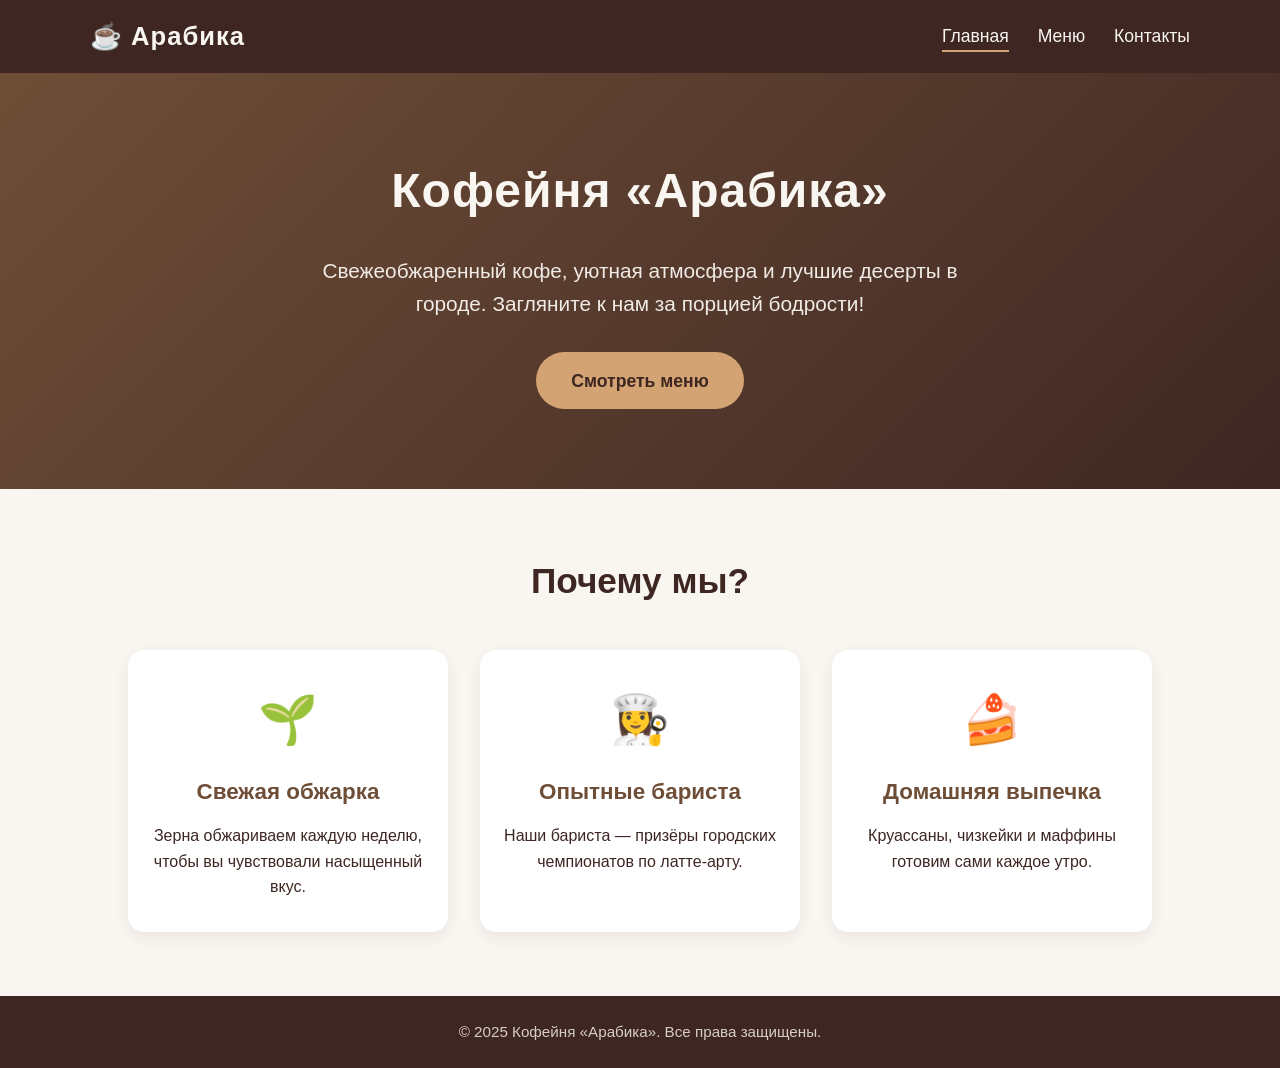
<file: index.html>
<!-- index.html -->
<!DOCTYPE html>
<html lang="ru">
<head>
    <meta charset="UTF-8">
    <meta name="viewport" content="width=device-width, initial-scale=1.0">
    <title>Кофейня «Арабика» — главная</title>
    <link rel="stylesheet" href="style.css">
</head>
<body>
    <header>
        <div class="container header-inner">
            <div class="logo">☕ Арабика</div>
            <nav>
                <ul class="nav-list">
                    <li><a href="index.html" class="active">Главная</a></li>
                    <li><a href="menu.html">Меню</a></li>
                    <li><a href="contacts.html">Контакты</a></li>
                </ul>
            </nav>
        </div>
    </header>

    <main>
        <section class="hero">
            <div class="container">
                <h1>Кофейня «Арабика»</h1>
                <p>Свежеобжаренный кофе, уютная атмосфера и лучшие десерты в городе. Загляните к нам за порцией бодрости!</p>
                <a href="menu.html" class="btn">Смотреть меню</a>
            </div>
        </section>

        <section class="features container">
            <h2>Почему мы?</h2>
            <div class="cards">
                <div class="card">
                    <div class="icon">🌱</div>
                    <h3>Свежая обжарка</h3>
                    <p>Зерна обжариваем каждую неделю, чтобы вы чувствовали насыщенный вкус.</p>
                </div>
                <div class="card">
                    <div class="icon">👩‍🍳</div>
                    <h3>Опытные бариста</h3>
                    <p>Наши бариста — призёры городских чемпионатов по латте-арту.</p>
                </div>
                <div class="card">
                    <div class="icon">🍰</div>
                    <h3>Домашняя выпечка</h3>
                    <p>Круассаны, чизкейки и маффины готовим сами каждое утро.</p>
                </div>
            </div>
        </section>
    </main>

    <footer>
        <div class="container">
            <p>© 2025 Кофейня «Арабика». Все права защищены.</p>
        </div>
    </footer>
</body>
</html>
</file>
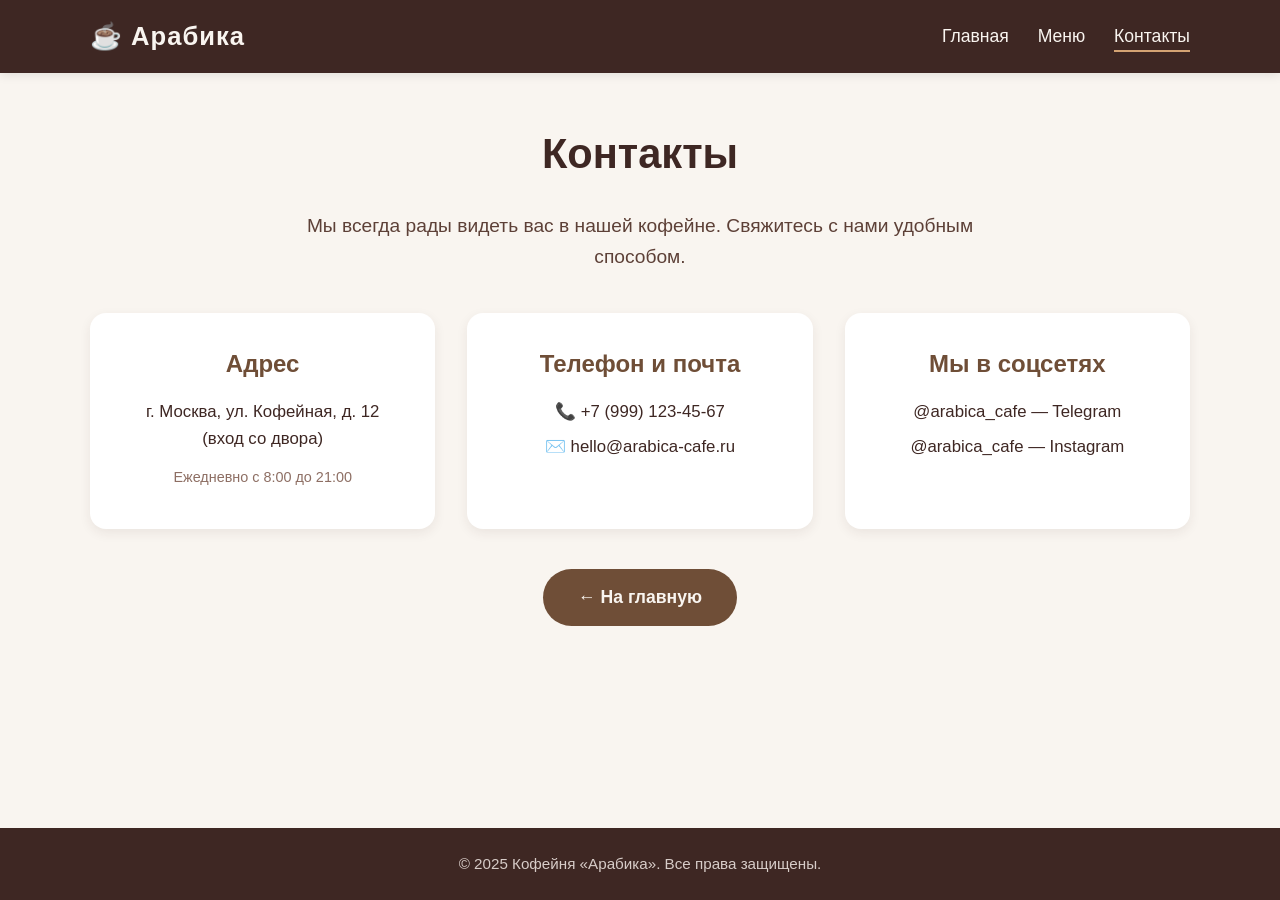
<file: contacts.html>
<!-- contacts.html -->
<!DOCTYPE html>
<html lang="ru">
<head>
    <meta charset="UTF-8">
    <meta name="viewport" content="width=device-width, initial-scale=1.0">
    <title>Контакты — Кофейня «Арабика»</title>
    <link rel="stylesheet" href="style.css">
</head>
<body>
    <header>
        <div class="container header-inner">
            <div class="logo">☕ Арабика</div>
            <nav>
                <ul class="nav-list">
                    <li><a href="index.html">Главная</a></li>
                    <li><a href="menu.html">Меню</a></li>
                    <li><a href="contacts.html" class="active">Контакты</a></li>
                </ul>
            </nav>
        </div>
    </header>

    <main>
        <section class="page-content container">
            <h1>Контакты</h1>
            <p>Мы всегда рады видеть вас в нашей кофейне. Свяжитесь с нами удобным способом.</p>

            <div class="contact-grid">
                <div class="contact-block">
                    <h2>Адрес</h2>
                    <p>г. Москва, ул. Кофейная, д. 12<br>(вход со двора)</p>
                    <p class="note">Ежедневно с 8:00 до 21:00</p>
                </div>
                <div class="contact-block">
                    <h2>Телефон и почта</h2>
                    <p>📞 +7 (999) 123-45-67</p>
                    <p>✉️ hello@arabica-cafe.ru</p>
                </div>
                <div class="contact-block">
                    <h2>Мы в соцсетях</h2>
                    <p>@arabica_cafe — Telegram</p>
                    <p>@arabica_cafe — Instagram</p>
                </div>
            </div>

            <a href="index.html" class="btn back-btn">← На главную</a>
        </section>
    </main>

    <footer>
        <div class="container">
            <p>© 2025 Кофейня «Арабика». Все права защищены.</p>
        </div>
    </footer>
</body>
</html>
</file>
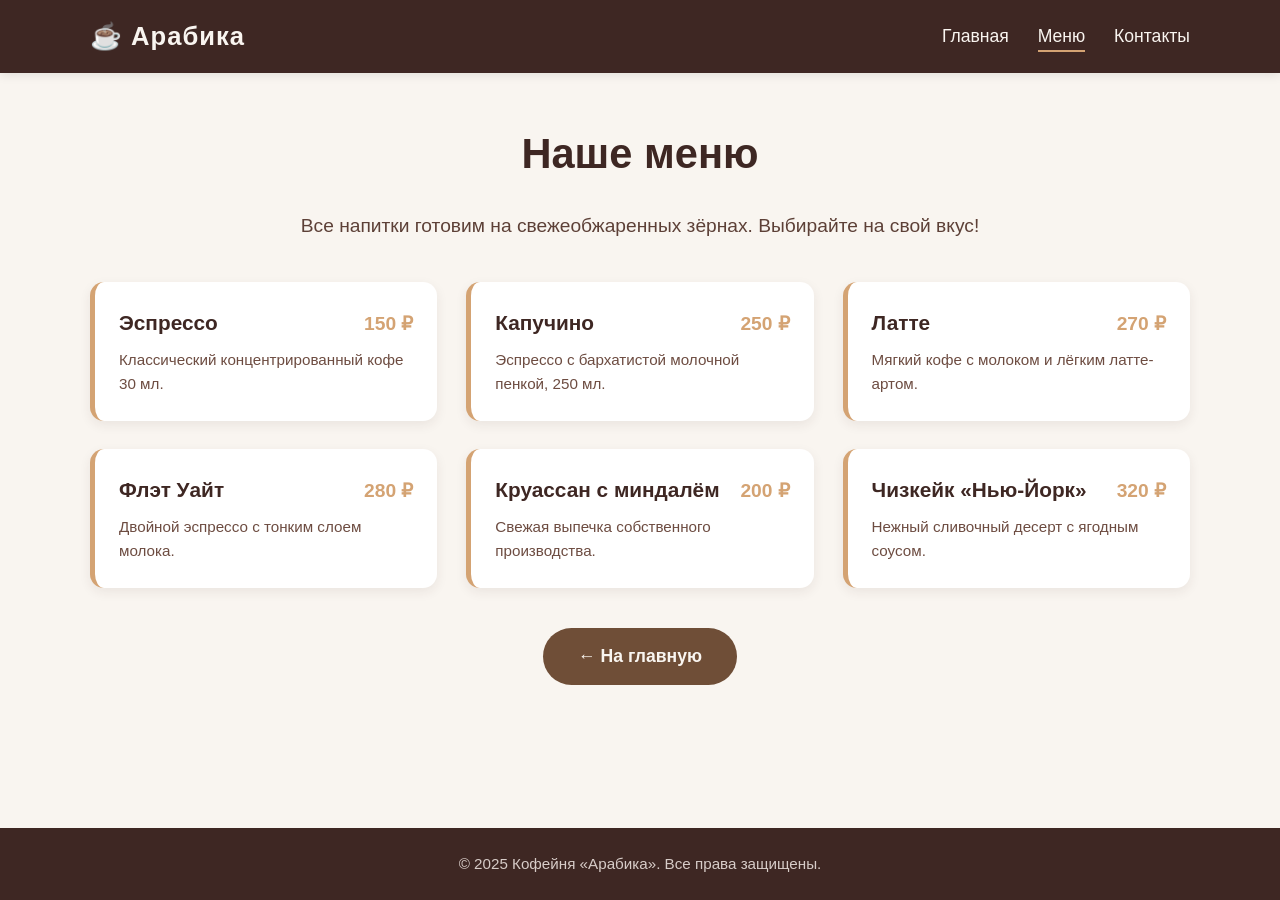
<file: menu.html>
<!-- menu.html -->
<!DOCTYPE html>
<html lang="ru">
<head>
    <meta charset="UTF-8">
    <meta name="viewport" content="width=device-width, initial-scale=1.0">
    <title>Меню — Кофейня «Арабика»</title>
    <link rel="stylesheet" href="style.css">
</head>
<body>
    <header>
        <div class="container header-inner">
            <div class="logo">☕ Арабика</div>
            <nav>
                <ul class="nav-list">
                    <li><a href="index.html">Главная</a></li>
                    <li><a href="menu.html" class="active">Меню</a></li>
                    <li><a href="contacts.html">Контакты</a></li>
                </ul>
            </nav>
        </div>
    </header>

    <main>
        <section class="page-content container">
            <h1>Наше меню</h1>
            <p>Все напитки готовим на свежеобжаренных зёрнах. Выбирайте на свой вкус!</p>

            <div class="menu-grid">
                <div class="menu-item">
                    <div class="menu-header">
                        <h3>Эспрессо</h3>
                        <span class="price">150 ₽</span>
                    </div>
                    <p>Классический концентрированный кофе 30 мл.</p>
                </div>
                <div class="menu-item">
                    <div class="menu-header">
                        <h3>Капучино</h3>
                        <span class="price">250 ₽</span>
                    </div>
                    <p>Эспрессо с бархатистой молочной пенкой, 250 мл.</p>
                </div>
                <div class="menu-item">
                    <div class="menu-header">
                        <h3>Латте</h3>
                        <span class="price">270 ₽</span>
                    </div>
                    <p>Мягкий кофе с молоком и лёгким латте-артом.</p>
                </div>
                <div class="menu-item">
                    <div class="menu-header">
                        <h3>Флэт Уайт</h3>
                        <span class="price">280 ₽</span>
                    </div>
                    <p>Двойной эспрессо с тонким слоем молока.</p>
                </div>
                <div class="menu-item">
                    <div class="menu-header">
                        <h3>Круассан с миндалём</h3>
                        <span class="price">200 ₽</span>
                    </div>
                    <p>Свежая выпечка собственного производства.</p>
                </div>
                <div class="menu-item">
                    <div class="menu-header">
                        <h3>Чизкейк «Нью-Йорк»</h3>
                        <span class="price">320 ₽</span>
                    </div>
                    <p>Нежный сливочный десерт с ягодным соусом.</p>
                </div>
            </div>
            <a href="index.html" class="btn back-btn">← На главную</a>
        </section>
    </main>

    <footer>
        <div class="container">
            <p>© 2025 Кофейня «Арабика». Все права защищены.</p>
        </div>
    </footer>
</body>
</html>
</file>
<file: style.css>
/* style.css */
* {
    margin: 0;
    padding: 0;
    box-sizing: border-box;
}

body {
    font-family: 'Segoe UI', Tahoma, Geneva, Verdana, sans-serif;
    background-color: #f9f5f0;
    color: #3e2723;
    line-height: 1.6;
    display: flex;
    flex-direction: column;
    min-height: 100vh;
}

.container {
    width: 90%;
    max-width: 1100px;
    margin: 0 auto;
}

/* ---------- Шапка ---------- */
header {
    background-color: #3e2723;
    color: #f9f5f0;
    padding: 1rem 0;
    box-shadow: 0 2px 10px rgba(0, 0, 0, 0.1);
}

.header-inner {
    display: flex;
    justify-content: space-between;
    align-items: center;
    flex-wrap: wrap;
    gap: 1rem;
}

.logo {
    font-size: 1.6rem;
    font-weight: bold;
    letter-spacing: 1px;
}

.nav-list {
    list-style: none;
    display: flex;
    gap: 1.8rem;
}

.nav-list a {
    color: #f9f5f0;
    text-decoration: none;
    font-size: 1.1rem;
    padding-bottom: 4px;
    border-bottom: 2px solid transparent;
    transition: border-color 0.3s;
}

.nav-list a:hover,
.nav-list a.active {
    border-bottom-color: #d4a373;
}

/* ---------- Основной контент ---------- */
main {
    flex: 1;
}

.hero {
    background: linear-gradient(135deg, #6f4e37 0%, #3e2723 100%);
    color: #f9f5f0;
    text-align: center;
    padding: 5rem 1rem;
}

.hero h1 {
    font-size: 3rem;
    margin-bottom: 1.5rem;
    letter-spacing: 1px;
}

.hero p {
    font-size: 1.3rem;
    max-width: 700px;
    margin: 0 auto 2rem;
    opacity: 0.95;
}

.btn {
    display: inline-block;
    background-color: #d4a373;
    color: #3e2723;
    padding: 0.9rem 2.2rem;
    border-radius: 40px;
    text-decoration: none;
    font-weight: bold;
    font-size: 1.1rem;
    transition: background-color 0.3s, transform 0.2s;
}

.btn:hover {
    background-color: #e6b88a;
    transform: translateY(-2px);
}

/* ---------- Секция преимуществ ---------- */
.features {
    padding: 4rem 0;
}

.features h2 {
    text-align: center;
    font-size: 2.2rem;
    margin-bottom: 2.5rem;
    color: #3e2723;
}

.cards {
    display: flex;
    gap: 2rem;
    flex-wrap: wrap;
    justify-content: center;
}

.card {
    background-color: #fff;
    border-radius: 16px;
    padding: 2rem 1.5rem;
    flex: 1 1 250px;
    max-width: 320px;
    text-align: center;
    box-shadow: 0 5px 15px rgba(62, 39, 35, 0.08);
    transition: transform 0.3s, box-shadow 0.3s;
}

.card:hover {
    transform: translateY(-8px);
    box-shadow: 0 10px 25px rgba(62, 39, 35, 0.15);
}

.card .icon {
    font-size: 3rem;
    margin-bottom: 1rem;
}

.card h3 {
    margin-bottom: 0.8rem;
    font-size: 1.4rem;
    color: #6f4e37;
}

/* ---------- Внутренние страницы ---------- */
.page-content {
    padding: 3rem 0 4rem;
}

.page-content h1 {
    font-size: 2.6rem;
    margin-bottom: 1.5rem;
    text-align: center;
    color: #3e2723;
}

.page-content > p {
    text-align: center;
    font-size: 1.2rem;
    max-width: 700px;
    margin: 0 auto 2.5rem;
    color: #5d4037;
}

/* ---------- Меню ---------- */
.menu-grid {
    display: grid;
    grid-template-columns: repeat(auto-fit, minmax(280px, 1fr));
    gap: 1.8rem;
    margin-bottom: 2.5rem;
}

.menu-item {
    background-color: #fff;
    border-radius: 14px;
    padding: 1.5rem;
    box-shadow: 0 4px 12px rgba(62, 39, 35, 0.08);
    border-left: 5px solid #d4a373;
    transition: transform 0.2s;
}

.menu-item:hover {
    transform: translateY(-4px);
}

.menu-header {
    display: flex;
    justify-content: space-between;
    align-items: baseline;
    margin-bottom: 0.5rem;
}

.menu-header h3 {
    font-size: 1.3rem;
    color: #3e2723;
}

.price {
    font-weight: bold;
    color: #d4a373;
    font-size: 1.2rem;
    white-space: nowrap;
}

.menu-item p {
    color: #6d4c41;
    font-size: 0.95rem;
}

.back-btn {
    display: block;
    width: fit-content;
    margin: 0 auto;
    background-color: #6f4e37;
    color: #f9f5f0;
}

.back-btn:hover {
    background-color: #3e2723;
}

/* ---------- Контакты ---------- */
.contact-grid {
    display: grid;
    grid-template-columns: repeat(auto-fit, minmax(260px, 1fr));
    gap: 2rem;
    margin-bottom: 2.5rem;
}

.contact-block {
    background-color: #fff;
    border-radius: 16px;
    padding: 2rem 1.5rem;
    box-shadow: 0 4px 12px rgba(62, 39, 35, 0.08);
    text-align: center;
    transition: transform 0.2s;
}

.contact-block:hover {
    transform: translateY(-4px);
}

.contact-block h2 {
    font-size: 1.5rem;
    margin-bottom: 1rem;
    color: #6f4e37;
}

.contact-block p {
    margin-bottom: 0.5rem;
    font-size: 1.05rem;
}

.contact-block .note {
    font-size: 0.9rem;
    color: #8d6e63;
    margin-top: 0.8rem;
}

/* ---------- Подвал ---------- */
footer {
    background-color: #3e2723;
    color: #d7ccc8;
    text-align: center;
    padding: 1.5rem 0;
    font-size: 0.95rem;
    margin-top: auto;
}

/* ---------- Адаптив ---------- */
@media (max-width: 600px) {
    .hero h1 {
        font-size: 2.2rem;
    }

    .hero p {
        font-size: 1.1rem;
    }

    .header-inner {
        flex-direction: column;
        text-align: center;
    }

    .nav-list {
        gap: 1.2rem;
    }

    .page-content h1 {
        font-size: 2rem;
    }
}
</file>
